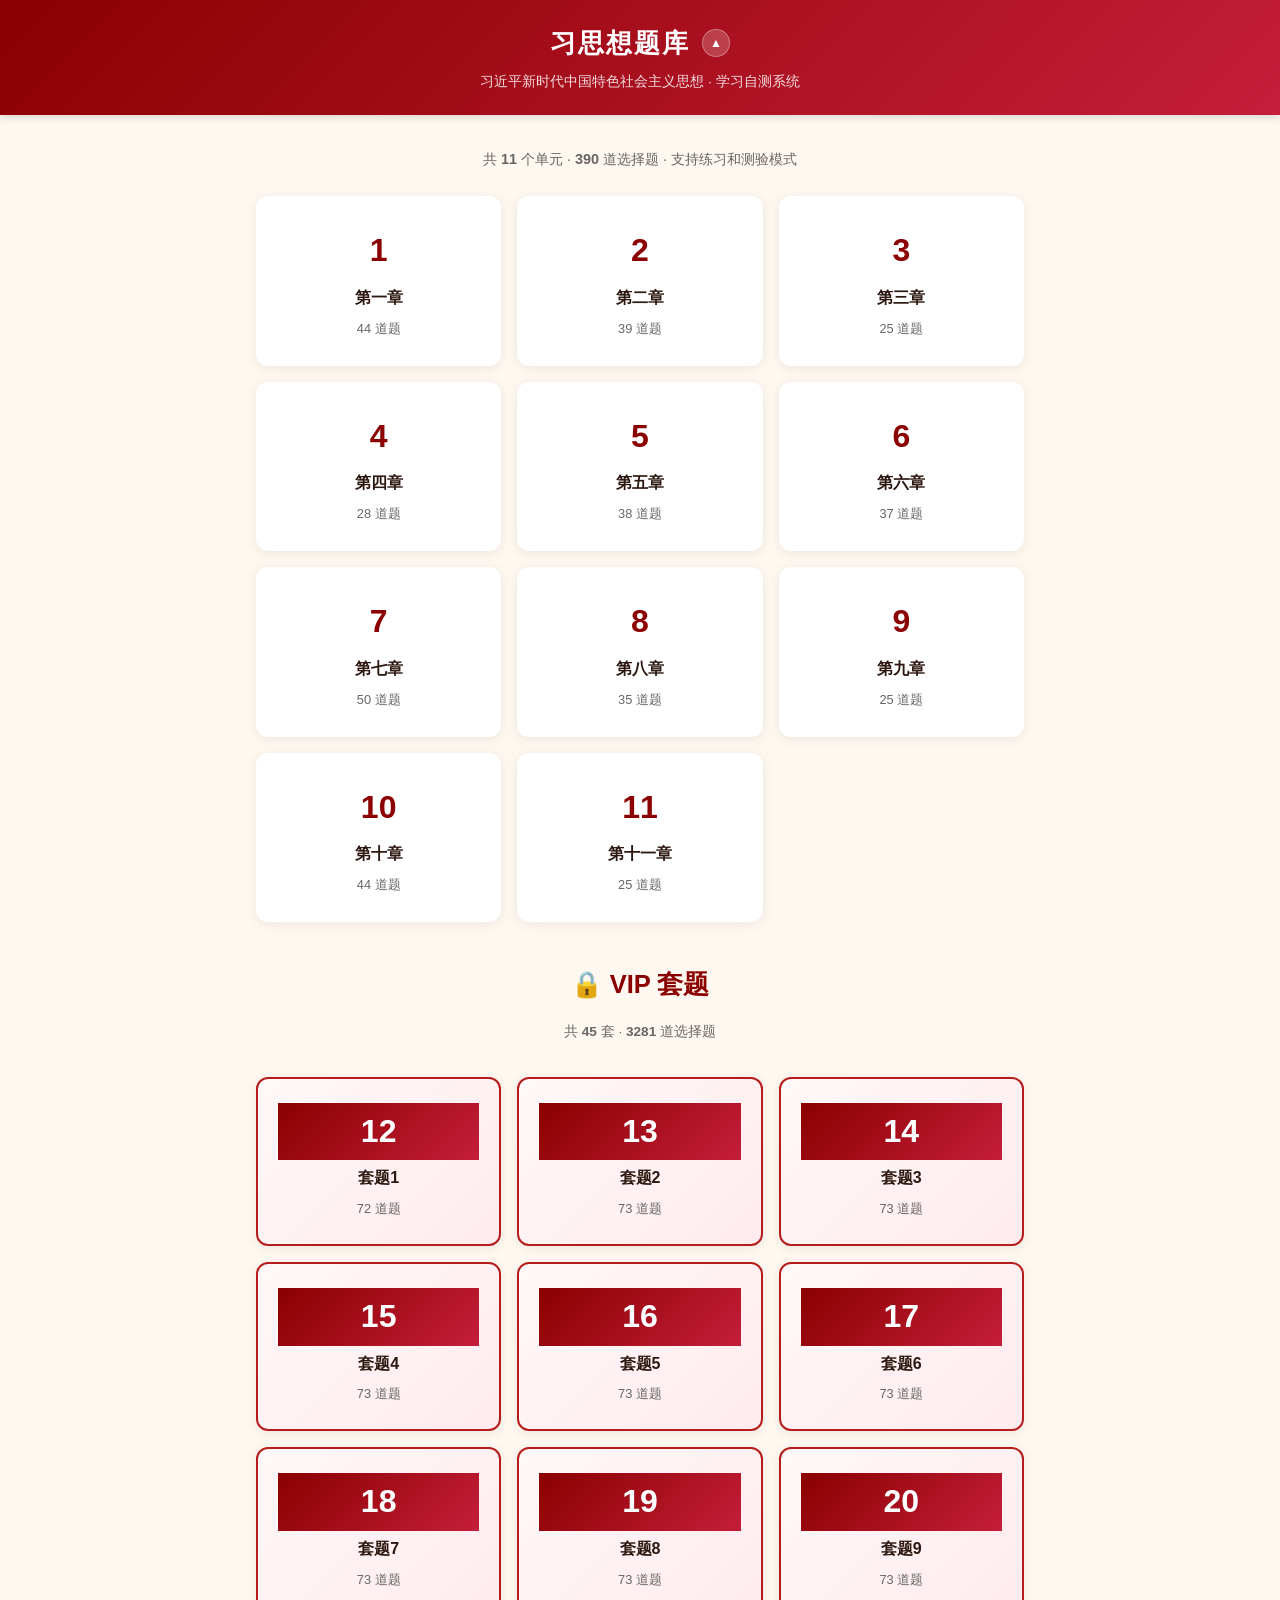
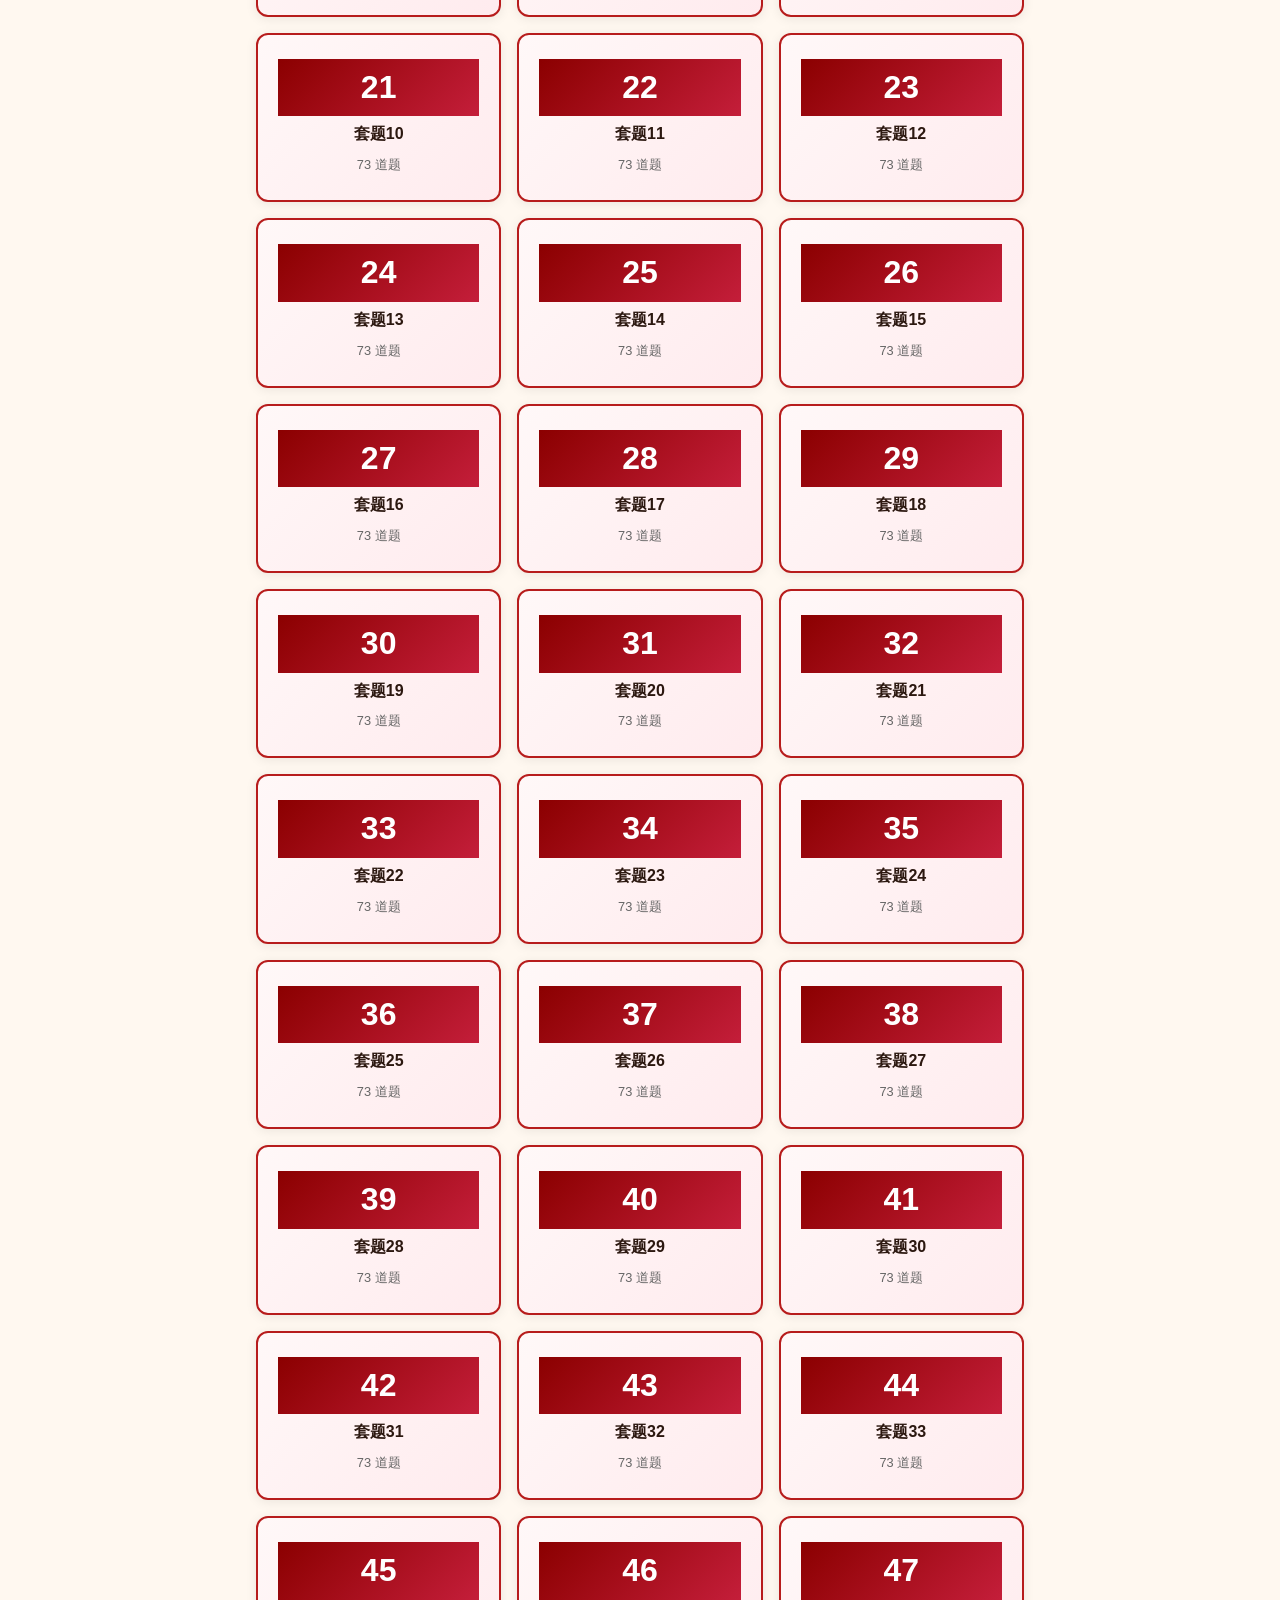
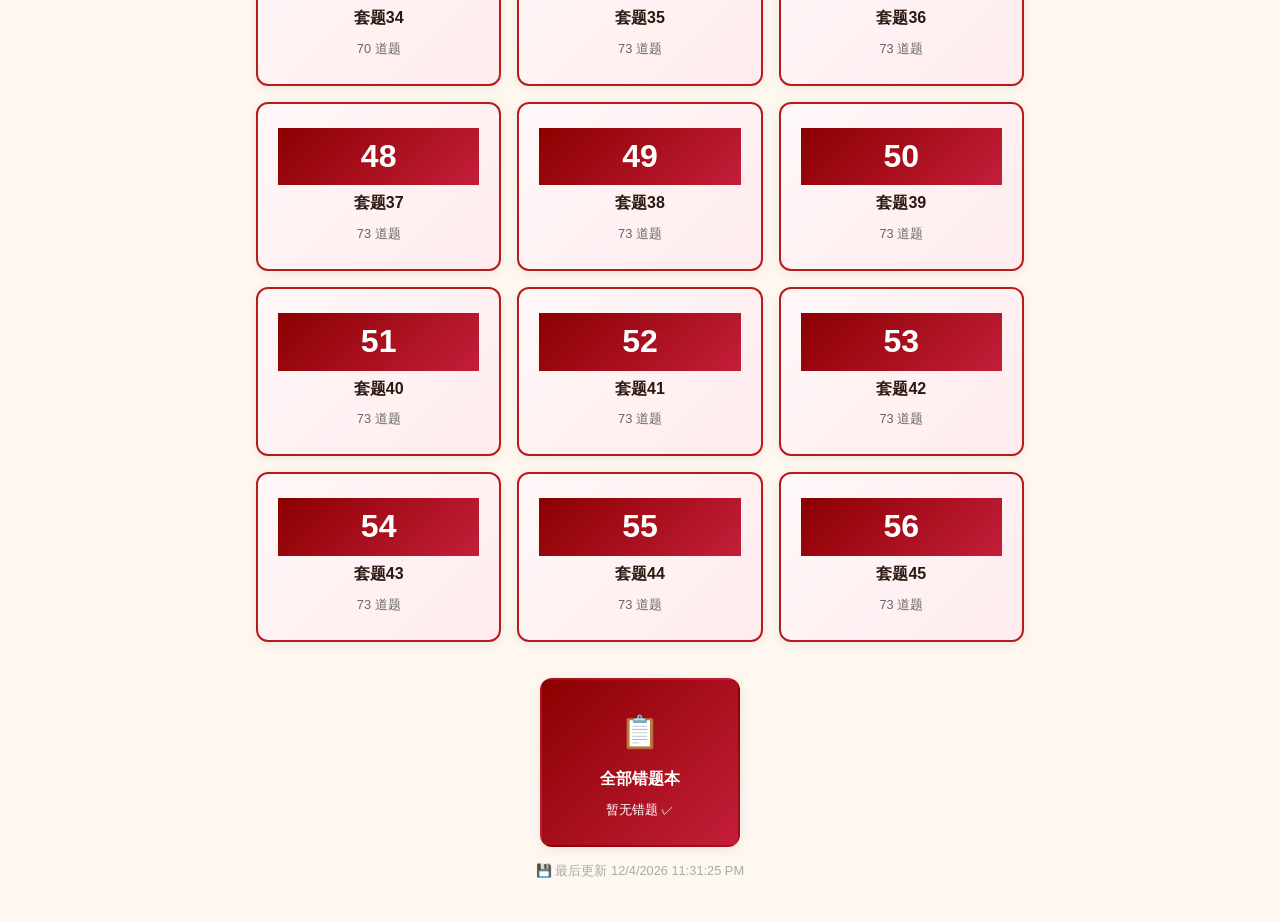
<file: index.html>
<!DOCTYPE html>
<html lang="zh-CN">
<head>
<meta charset="UTF-8">
<meta name="viewport" content="width=device-width, initial-scale=1.0">
<title>习思想题库</title>
<link rel="stylesheet" href="css/style.css">
</head>
<body>

<header class="app-header" id="app-header">
  <div class="header-content">
    <h1>习思想题库</h1>
    <button class="header-toggle" onclick="toggleHeader()" title="收缩标题栏">▲</button>
  </div>
  <div class="subtitle">习近平新时代中国特色社会主义思想 · 学习自测系统</div>
</header>

<div class="container">
  <div style="text-align:center;padding:12px 0 4px;color:#666;font-size:0.9rem">
    共 <strong>11</strong> 个单元 · <strong id="total-count">--</strong> 道选择题 · 支持练习和测验模式
  </div>

  <div class="unit-grid" id="unit-grid"></div>

  <div style="text-align:center;margin-top:20px" id="vip-section">
    <h2 style="color:#8B0000;margin-bottom:12px">🔒 VIP 套题</h2>
    <div style="color:#666;font-size:0.85rem;margin-bottom:12px">共 <strong>45</strong> 套 · <strong id="vip-total-count">--</strong> 道选择题</div>
    <div class="unit-grid" id="vip-grid"></div>
  </div>

  <div style="text-align:center;margin-top:16px">
    <a href="wrong-book.html?unit=all" class="unit-card special" style="display:inline-block;min-width:200px">
      <div class="unit-num">📋</div>
      <div class="unit-title">全部错题本</div>
      <div class="unit-count" id="wrong-count">查看所有单元的错题</div>
    </a>
  </div>

  <div style="text-align:center;margin-top:12px;font-size:0.8rem;color:#aaa" id="storage-stats"></div>
</div>

<script src="js/data.js"></script>
<script src="js/lib.js"></script>
<script src="js/storage.js"></script>
<script src="js/app.js"></script>
<script src="js/vip_data.js"></script>
<script>
function toggleHeader() {
  const header = document.getElementById('app-header');
  header.classList.toggle('collapsed');
}

// Count total questions
let total = 0;
UNITS.forEach(u => total += u.questions.length);
$('#total-count').textContent = total;

// Render unit cards
const grid = $('#unit-grid');
UNITS.forEach(unit => {
  const card = document.createElement('a');
  card.className = 'unit-card';
  card.href = 'unit.html?unit=' + unit.id;
  const progress = loadUnitProgress(unit.id);
  let progressHTML = '';
  if (progress && progress.userAnswers && Object.keys(progress.userAnswers).length > 0) {
    const answeredCount = Object.keys(progress.submittedQuestions || {}).length;
    const totalCount = unit.questions.length;
    const modeLabel = progress.mode === 'test' ? '测验中' : progress.mode === 'wrong' ? '错题复习中' : '练习中';
    progressHTML = `<div class="unit-progress">📌 ${modeLabel} · 已答${answeredCount}/${totalCount}题</div>`;
  }
  card.innerHTML = `
    <div class="unit-num">${unit.id}</div>
    <div class="unit-title">${unit.name}</div>
    <div class="unit-count">${unit.questions.length} 道题${progressHTML}</div>
  `;
  grid.appendChild(card);
});

// Render VIP cards
if (typeof VIP_UNITS !== 'undefined' && VIP_UNITS.length > 0) {
  let vipTotal = 0;
  VIP_UNITS.forEach(u => vipTotal += u.questions.length);
  $('#vip-total-count').textContent = vipTotal;

  const vipGrid = $('#vip-grid');
  VIP_UNITS.forEach(unit => {
    const card = document.createElement('a');
    card.className = 'unit-card vip-card';
    if (isVipUnlocked()) {
      card.href = 'unit.html?unit=' + unit.id;
    } else {
      card.style.cursor = 'pointer';
      card.addEventListener('click', function(e) {
        e.preventDefault();
        promptVipPassword(function() {
          window.location.href = 'unit.html?unit=' + unit.id;
        });
      });
    }
    const progress = loadUnitProgress(unit.id);
    let progressHTML = '';
    if (progress && progress.userAnswers && Object.keys(progress.userAnswers).length > 0) {
      const answeredCount = Object.keys(progress.submittedQuestions || {}).length;
      const totalCount = unit.questions.length;
      const modeLabel = progress.mode === 'test' ? '测验中' : progress.mode === 'wrong' ? '错题复习中' : '练习中';
      progressHTML = `<div class="unit-progress">📌 ${modeLabel} · 已答${answeredCount}/${totalCount}题</div>`;
    }
    card.innerHTML = `
      <div class="unit-num vip-num">${unit.id}</div>
      <div class="unit-title">${unit.name}</div>
      <div class="unit-count">${unit.questions.length} 道题${progressHTML}</div>
    `;
    vipGrid.appendChild(card);
  });
}

// Update wrong count
const allWrong = getAllWrongQuestions();
const wc = $('#wrong-count');
if (allWrong.length > 0) {
  wc.textContent = allWrong.length + ' 道错题待复习';
  wc.style.color = '#ff6b6b';
} else {
  wc.textContent = '暂无错题 ✓';
}

// Storage stats
try {
  var stats = getStorageStats();
  var parts = [];
  if (stats.wrongBookCount > 0) parts.push('📌 错题 ' + stats.wrongBookCount + ' 道');
  if (stats.testHistoryUnits > 0) parts.push('📊 测验记录 ' + stats.testHistoryUnits + ' 单元');
  if (stats.lastModified) {
    var d = new Date(stats.lastModified);
    parts.push('💾 最后更新 ' + d.toLocaleDateString() + ' ' + d.toLocaleTimeString());
  }
  var statsEl = $('#storage-stats');
  if (statsEl && parts.length > 0) statsEl.textContent = parts.join(' · ');
} catch(e) {}
</script>

</body>
</html>
</file>
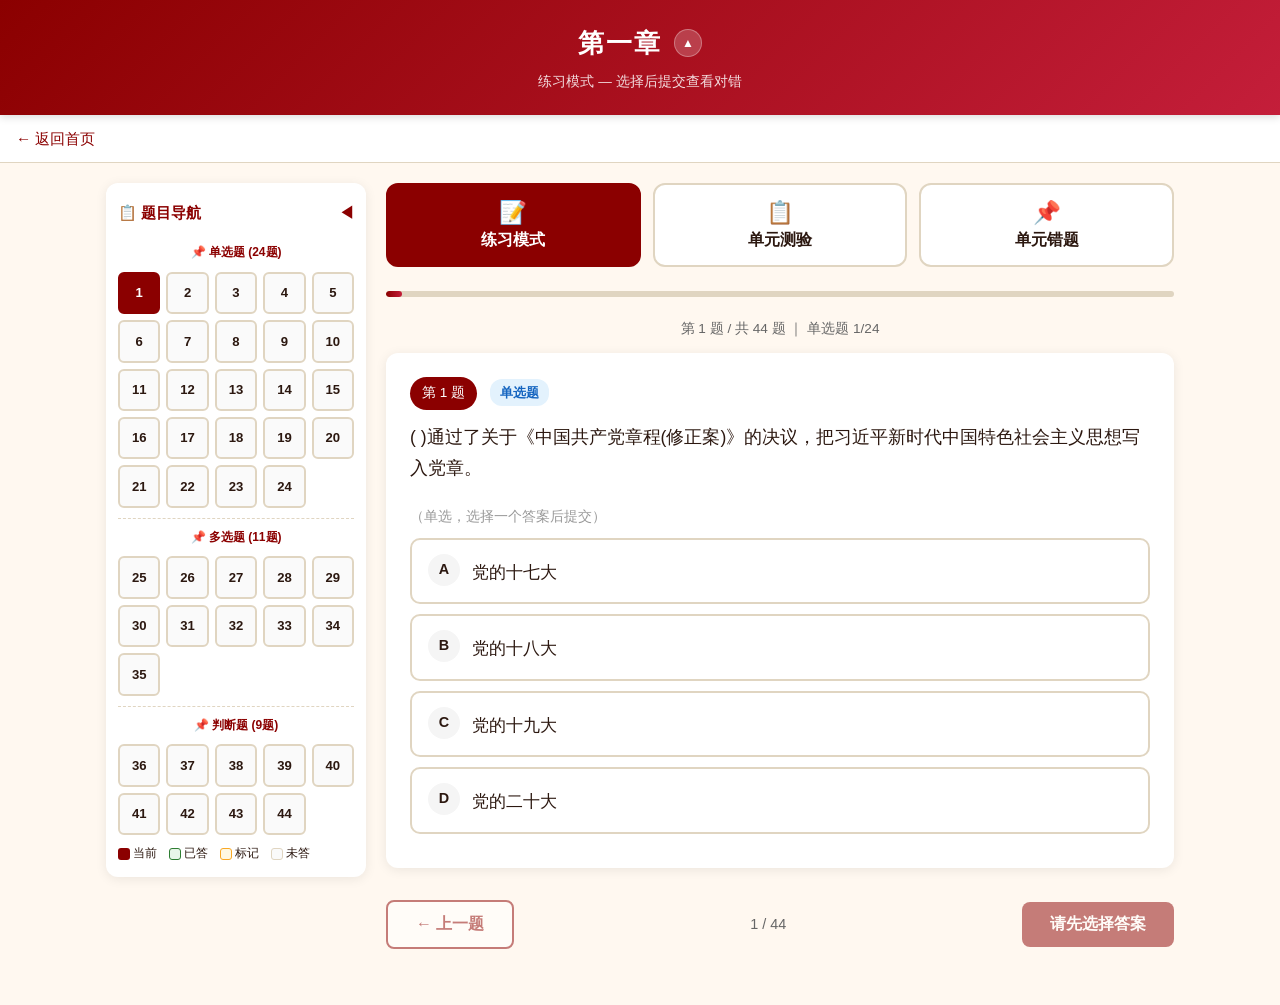
<file: unit.html>
<!DOCTYPE html>
<html lang="zh-CN">
<head>
<meta charset="UTF-8">
<meta name="viewport" content="width=device-width, initial-scale=1.0">
<title>习思想题库 - 单元练习</title>
<link rel="stylesheet" href="css/style.css">
</head>
<body>

<header class="app-header" id="app-header">
  <div class="header-content">
    <h1 id="unit-title">单元练习</h1>
    <button class="header-toggle" onclick="toggleHeader()" title="收缩标题栏">▲</button>
  </div>
  <div class="subtitle" id="mode-label">练习模式</div>
</header>

<nav class="nav-bar" id="nav-bar">
  <a href="index.html" class="nav-back">← 返回首页</a>
  <span style="flex:1"></span>
  <span class="timer" id="timer" style="display:none">⏱ 00:00</span>
  <span id="save-indicator" style="display:none;color:#4CAF50;font-size:0.8rem;margin-left:12px">💾 已保存</span>
</nav>

<div class="layout">
  <!-- Sidebar -->
  <aside class="sidebar" id="sidebar">
    <div class="sidebar-toggle" onclick="toggleSidebar()">
      <span class="sidebar-label">📋 题目导航</span>
      <span id="sidebar-arrow">◀</span>
    </div>
    <div class="sidebar-grid" id="sidebar-grid"></div>
    <div class="sidebar-legend">
      <span><span class="legend-dot cur"></span>当前</span>
      <span><span class="legend-dot ans"></span>已答</span>
      <span><span class="legend-dot skip"></span>标记</span>
      <span><span class="legend-dot unans"></span>未答</span>
    </div>
  </aside>

  <!-- Main -->
  <div class="main-area">
    <div class="mode-select">
      <button class="mode-btn active" data-mode="practice" id="btn-practice">
        <span class="icon">📝</span> 练习模式
      </button>
      <button class="mode-btn" data-mode="test" id="btn-test">
        <span class="icon">📋</span> 单元测验
      </button>
      <button class="mode-btn" data-mode="wrong" id="btn-wrong">
        <span class="icon">📌</span> 单元错题
      </button>
    </div>

    <div class="progress-bar"><div class="progress-fill" id="progress-fill" style="width:0%"></div></div>
    <div class="progress-text" id="progress-text"></div>

    <div id="content-area"></div>
    <div class="bottom-bar" id="bottom-bar"></div>
  </div>
</div>

<script src="js/data.js"></script>
<script src="js/lib.js"></script>
<script src="js/storage.js"></script>
<script src="js/app.js"></script>
<script src="js/vip_data.js"></script>
<script>
// ====== State ======
const unitId = parseInt(getUrlParam('unit')) || 1;
const unit = findUnit(unitId);
if (!unit) { document.body.innerHTML = '<div class="container"><div class="empty-state"><div class="icon">❌</div><p>单元不存在</p></div></div>'; throw new Error('Unit not found'); }

// VIP access check
if (isVipUnit(unitId) && !isVipUnlocked()) {
  var pwd = prompt('🔒 VIP套题需要输入访问密码：');
  if (pwd === VIP_PASSWORD) {
    unlockVip();
    alert('✅ 密码正确，已解锁VIP套题！');
    location.reload();
  } else {
    if (pwd !== null) alert('❌ 密码错误，请重试。');
    window.location.href = 'index.html';
  }
}

let mode = 'practice';
let questions = [];
let sections = [];           // [{type, label, start, end}]
let currentIndex = 0;
let userAnswers = {};       // {qid: optionIndex} or {qid: [indices]}
let submittedQuestions = {}; // {qid: true} — has the user submitted this question?
let skippedQuestions = {};   // {qid: true}
let testStarted = false;
let testSubmitted = false;
let timerSeconds = 0;
let timerInterval = null;
let sidebarCollapsed = false;

$('#unit-title').textContent = unit.name;
updateModeUI();

// ====== Header collapse ======
function toggleHeader() {
  const header = $('#app-header');
  const nav = $('#nav-bar');
  const collapsed = header.classList.toggle('collapsed');
  if (nav) nav.classList.toggle('collapsed', collapsed);
}

// ====== Sidebar ======
function toggleSidebar() {
  sidebarCollapsed = !sidebarCollapsed;
  const sb = $('#sidebar');
  if (sidebarCollapsed) { sb.classList.add('collapsed'); $('#sidebar-arrow').textContent = '▶'; }
  else { sb.classList.remove('collapsed'); $('#sidebar-arrow').textContent = '◀'; }
}

function renderSidebar() {
  const grid = $('#sidebar-grid');
  if (!grid) return;
  let html = '';
  for (let i = 0; i < questions.length; i++) {
    // Section header at group start
    const sec = sections.find(s => s.start === i);
    if (sec) {
      html += `<div class="sidebar-section">📌 ${sec.label} (${sec.end - sec.start + 1}题)</div>`;
    }
    const q = questions[i];
    let cls = 'sidebar-num';
    if (i === currentIndex) cls += ' current';
    else if (submittedQuestions[q.id]) cls += ' answered';
    else if (skippedQuestions[q.id]) cls += ' skipped';
    const typeLabel = q.type === 'multi' ? '多选' : q.type === 'judge' ? '判断' : '单选';
    html += `<div class="${cls}" onclick="jumpTo(${i})" title="第${i+1}题 ${typeLabel}">${i+1}</div>`;
  }
  grid.innerHTML = html;
}

function jumpTo(index) {
  currentIndex = index;
  renderQuestion();
  updateProgress();
  renderSidebar();
  autoSave();
  window.scrollTo({ top: 0, behavior: 'smooth' });
}

// ====== Questions (single first, then multi) ======
function getQuestions() {
  let qs;
  if (mode === 'wrong') {
    const wrongItems = getUnitWrongQuestions(unitId);
    qs = [];
    wrongItems.forEach(item => {
      const q = unit.questions.find(q => q.id === item.questionId);
      if (q) qs.push({...q, wrongCount: item.wrongCount});
    });
  } else {
    // Clone all questions
    qs = unit.questions.map(q => ({...q}));
  }

  // Sort: single first, then multi, then judge
  const typeOrder = { single: 0, multi: 1, judge: 2 };
  qs.sort((a, b) => {
    if (a.type === b.type) return 0;
    return (typeOrder[a.type] || 0) - (typeOrder[b.type] || 0);
  });

  if (mode === 'test') {
    // Shuffle within each type group to preserve section grouping
    qs = qs.map(q => {
      var s = shuffleOptions(q);
      return {...q, shuffledOpts: s.opts, _shuffledAns: s.ans};
    });
    // Group by type, shuffle within each group, then concatenate
    const groups = { single: [], multi: [], judge: [] };
    qs.forEach(q => groups[q.type] ? groups[q.type].push(q) : groups['single'].push(q));
    qs = [];
    ['single', 'multi', 'judge'].forEach(t => {
      if (groups[t]) qs = qs.concat(shuffle(groups[t]));
    });
  }

  // Compute section boundaries
  const typeLabels = { single: '单选题', multi: '多选题', judge: '判断题' };
  sections = [];
  if (qs.length > 0) {
    let sectionStart = 0;
    for (let i = 1; i <= qs.length; i++) {
      if (i === qs.length || qs[i].type !== qs[sectionStart].type) {
        const t = qs[sectionStart].type;
        sections.push({ type: t, label: typeLabels[t] || t, start: sectionStart, end: i - 1 });
        sectionStart = i;
      }
    }
  }

  return qs;
}

function getRealAns(q) {
  if (mode === 'test' && q._shuffledAns !== undefined) return q._shuffledAns;
  return q.ans;
}

function getDisplayOpts(q) {
  if (mode === 'test' && q.shuffledOpts) return q.shuffledOpts;
  return q.opts;
}

// ====== Mode ======
function startMode() {
  clearUnitProgress(unitId);
  userAnswers = {};
  submittedQuestions = {};
  skippedQuestions = {};
  currentIndex = 0;
  testSubmitted = false;
  stopTimer();
  timerSeconds = 0;
  $('#timer').style.display = 'none';
  updateModeUI();

  if (mode === 'wrong') {
    const wrongItems = getUnitWrongQuestions(unitId);
    if (wrongItems.length === 0) {
      $('#content-area').innerHTML = '<div class="empty-state"><div class="icon">🎉</div><p>本单元暂无错题！</p></div>';
      $('#bottom-bar').innerHTML = '';
      $('#progress-fill').style.width = '0%';
      $('#progress-text').textContent = '';
      $('#sidebar-grid').innerHTML = '';
      return;
    }
  }

  questions = getQuestions();
  testStarted = (mode === 'test');
  if (testStarted) { startTimer(); $('#timer').style.display = 'flex'; }
  renderQuestion();
  updateProgress();
  renderSidebar();
}

function startTimer(initialSeconds) {
  stopTimer();
  timerSeconds = initialSeconds || 0;
  updateTimerDisplay();
  timerInterval = setInterval(() => {
    timerSeconds++;
    updateTimerDisplay();
    // Auto-save every 15 seconds in test mode
    if (timerSeconds % 15 === 0 && !testSubmitted) autoSave();
  }, 1000);
}
function stopTimer() { if (timerInterval) { clearInterval(timerInterval); timerInterval = null; } }
function updateTimerDisplay() { $('#timer').textContent = '⏱ ' + formatTime(timerSeconds); }

// ====== Render ======
function renderQuestion() {
  if (questions.length === 0) {
    $('#content-area').innerHTML = '<div class="empty-state"><div class="icon">📭</div><p>没有题目</p></div>';
    return;
  }

  const q = questions[currentIndex];
  const opts = getDisplayOpts(q);
  const realAns = getRealAns(q);
  const isMulti = q.type === 'multi';
  const isJudge = q.type === 'judge';
  const userAns = userAnswers[q.id];
  const hasSelection = isMulti ? (Array.isArray(userAns) && userAns.length > 0) : (userAns !== undefined);
  const submitted = submittedQuestions[q.id] || false;
  // In practice/wrong mode: show result after submitting each question
  // In test mode: show result only after full test submission
  const showResult = (mode === 'test') ? testSubmitted : submitted;
  const letters = 'ABCDEFGHIJ'.split('');

  let typeLabel;
  if (isMulti) typeLabel = '<span class="type-badge multi">多选题</span>';
  else if (isJudge) typeLabel = '<span class="type-badge judge">判断题</span>';
  else typeLabel = '<span class="type-badge single">单选题</span>';

  let optionsHTML = '';
  opts.forEach((opt, i) => {
    let isSelected = Array.isArray(userAns) ? userAns.includes(i) : (userAns === i);
    let isCorrect = Array.isArray(realAns) ? realAns.includes(i) : (realAns === i);

    let cls = 'option-item';
    if (showResult) {
      cls += ' disabled';
      if (isCorrect) cls += ' correct';
      else if (isSelected && !isCorrect) cls += ' wrong';
    } else if (isSelected) {
      cls += ' selected';
    }

    const checkHTML = isMulti
      ? `<span class="checkmark"></span>`
      : `<span class="option-letter">${letters[i]}</span>`;

    optionsHTML += `<div class="${cls}" data-idx="${i}">${checkHTML}<span class="option-text">${opt}</span></div>`;
  });

  let feedbackHTML = '';
  if (showResult) {
    const correct = isAnswerCorrect(userAns, realAns);
    if (correct) {
      feedbackHTML = '<div class="feedback correct-fb show">✅ 回答正确！</div>';
    } else {
      let correctStr = Array.isArray(realAns)
        ? realAns.map(a => letters[a] + '. ' + opts[a]).join('；')
        : letters[realAns] + '. ' + opts[realAns];
      feedbackHTML = `<div class="feedback wrong-fb show">❌ 回答错误！正确答案：<strong>${correctStr}</strong></div>`;
    }
  }

  const skipped = skippedQuestions[q.id] ? ' ⚑已标记' : '';
  const answered = submitted ? ' ✅已提交' : '';

  $('#content-area').innerHTML = `
    <div class="question-card">
      <span class="question-num">第 ${currentIndex + 1} 题</span>
      ${typeLabel}
      ${q.wrongCount ? `<span style="margin-left:8px;color:#C62828;font-size:0.85rem">错过${q.wrongCount}次</span>` : ''}
      ${skipped ? `<span style="margin-left:8px;color:#F57F17;font-size:0.85rem">${skipped}</span>` : ''}
      <div class="question-text">${q.q}</div>
      <div style="font-size:0.85rem;color:#999;margin-bottom:8px">${isMulti ? '（可多选，选全所有正确答案后提交）' : isJudge ? '（判断对错，选择后提交）' : '（单选，选择一个答案后提交）'}</div>
      <div class="options-list">${optionsHTML}</div>
      ${feedbackHTML}
    </div>
  `;

  // Bind option clicks
  if (!showResult) {
    $$('.option-item').forEach(item => {
      item.addEventListener('click', function() {
        handleSelect(parseInt(this.dataset.idx), isMulti);
      });
    });
  }

  renderBottomBar(hasSelection, submitted);
}

// ====== Selection (no feedback yet) ======
function handleSelect(optionIndex, isMulti) {
  const q = questions[currentIndex];

  if (isMulti) {
    let cur = userAnswers[q.id];
    if (!Array.isArray(cur)) cur = [];
    const idx = cur.indexOf(optionIndex);
    if (idx >= 0) cur.splice(idx, 1);
    else cur.push(optionIndex);
    cur.sort((a,b) => a-b);
    userAnswers[q.id] = cur;
  } else {
    userAnswers[q.id] = optionIndex;
  }

  delete skippedQuestions[q.id];
  renderQuestion();
  renderSidebar();
  autoSave();
}

// ====== Submit current question (practice/wrong mode) ======
function submitCurrent() {
  const q = questions[currentIndex];
  const realAns = getRealAns(q);
  const userAns = userAnswers[q.id];

  // Guard: must have selection
  const hasSelection = q.type === 'multi'
    ? (Array.isArray(userAns) && userAns.length > 0)
    : (userAns !== undefined);
  if (!hasSelection) return;

  submittedQuestions[q.id] = true;

  // Record wrong in practice/wrong mode
  if (mode === 'practice' || mode === 'wrong') {
    if (!isAnswerCorrect(userAns, realAns)) {
      addWrongQuestion(unitId, q.id);
    } else {
      if (isWrongQuestion(unitId, q.id)) removeWrongQuestion(unitId, q.id);
    }
  }

  renderQuestion();
  renderSidebar();
  autoSave();
}

// ====== Bottom Bar ======
function renderBottomBar(hasSelection, submitted) {
  const q = questions[currentIndex];
  const isLast = currentIndex >= questions.length - 1;
  const isFirst = currentIndex <= 0;
  const isSkipped = skippedQuestions[q.id];
  const allSubmitted = questions.every(q => submittedQuestions[q.id]);

  let html = '';

  if (mode === 'test' && !testSubmitted) {
    // ---- Test mode, still answering ----
    html += `<button class="btn btn-outline" onclick="prevQuestion()" ${isFirst?'disabled':''}>← 上一题</button>`;
    html += `<button class="btn btn-outline btn-sm" onclick="markSkip()" style="background:${isSkipped?'#FFF8E1':''}">${isSkipped?'已标记 ⚑':'标记 ⚐'}</button>`;

    const answeredCount = questions.filter(q => submittedQuestions[q.id]).length;
    const unansweredCount = questions.length - answeredCount;
    html += `<span style="font-size:0.9rem;color:#666">已答 ${answeredCount}/${questions.length}${unansweredCount>0?'（剩'+unansweredCount+'题未答）':''}</span>`;

    // "提交本题" button
    if (hasSelection && !submitted) {
      html += `<button class="btn btn-primary" onclick="submitCurrent()">确认本题 ✓</button>`;
    } else if (submitted) {
      html += `<button class="btn btn-primary" onclick="nextQuestion()">下一题 →</button>`;
    } else {
      html += `<button class="btn btn-primary" onclick="nextQuestion()">下一题 →</button>`;
    }

    // "交卷" - always visible, but warns if not all submitted
    if (allSubmitted) {
      html += `<button class="btn btn-primary" onclick="submitTest()" style="background:#C41E3A;margin-left:8px">📋 交卷</button>`;
    } else {
      const unsubCount = questions.length - questions.filter(q => submittedQuestions[q.id]).length;
      html += `<button class="btn btn-outline" onclick="submitTest()" style="margin-left:8px;color:#C62828;border-color:#C62828" title="还有${unsubCount}题未确认">交卷(${unsubCount}题未确认)</button>`;
    }

  } else if (mode === 'test' && testSubmitted) {
    // ---- Test mode, reviewing results ----
    html += `<button class="btn btn-outline" onclick="prevQuestion()" ${isFirst?'disabled':''}>← 上一题</button>`;
    html += `<span style="font-size:0.9rem">浏览答卷</span>`;
    html += `<button class="btn btn-primary" onclick="nextQuestion()" ${isLast?'disabled':''}>下一题 →</button>`;
    html += `<button class="btn btn-outline" onclick="startMode()">重新测验</button>`;

  } else {
    // ---- Practice / Wrong mode ----
    html += `<button class="btn btn-outline" onclick="prevQuestion()" ${isFirst?'disabled':''}>← 上一题</button>`;
    html += `<span style="font-size:0.9rem;color:#666">${currentIndex+1} / ${questions.length}</span>`;

    if (hasSelection && !submitted) {
      // Has selected but not submitted → show submit button
      html += `<button class="btn btn-primary" onclick="submitCurrent()">提交答案 ✓</button>`;
    } else if (submitted) {
      // Already submitted → show next button
      if (isLast) {
        html += `<button class="btn btn-primary" onclick="finishPractice()">完成练习 ✓</button>`;
      } else {
        html += `<button class="btn btn-primary" onclick="nextQuestion()">下一题 →</button>`;
      }
    } else {
      // No selection yet
      html += `<button class="btn btn-primary" disabled>请先选择答案</button>`;
    }
  }

  $('#bottom-bar').innerHTML = html;
}

function nextQuestion() {
  if (currentIndex < questions.length - 1) {
    currentIndex++;
    renderQuestion();
    updateProgress();
    renderSidebar();
    autoSave();
    window.scrollTo({ top: 0, behavior: 'smooth' });
  }
}

function prevQuestion() {
  if (currentIndex > 0) {
    currentIndex--;
    renderQuestion();
    updateProgress();
    renderSidebar();
    autoSave();
    window.scrollTo({ top: 0, behavior: 'smooth' });
  }
}

function markSkip() {
  const q = questions[currentIndex];
  skippedQuestions[q.id] = !skippedQuestions[q.id];
  renderQuestion();
  renderSidebar();
  autoSave();
}

function updateProgress() {
  const pct = questions.length > 0 ? Math.round((currentIndex + 1) / questions.length * 100) : 0;
  $('#progress-fill').style.width = pct + '%';
  // Find current section
  let secInfo = '';
  if (questions.length > 0) {
    const sec = sections.find(s => currentIndex >= s.start && currentIndex <= s.end);
    if (sec) {
      const localIdx = currentIndex - sec.start + 1;
      const secTotal = sec.end - sec.start + 1;
      secInfo = ` ｜ ${sec.label} ${localIdx}/${secTotal}`;
    }
  }
  $('#progress-text').textContent = `第 ${currentIndex + 1} 题 / 共 ${questions.length} 题${secInfo}`;
}

// ====== Submit Test ======
function submitTest() {
  clearUnitProgress(unitId);
  // Check all submitted
  const unanswered = questions.filter(q => !submittedQuestions[q.id]);
  if (unanswered.length > 0) {
    if (!confirm(`还有 ${unanswered.length} 道题未确认答案，未确认的题将计为错误。确定交卷？`)) return;
    // Auto-mark unanswered as submitted with empty answer
    unanswered.forEach(q => { if (!userAnswers[q.id]) userAnswers[q.id] = undefined; submittedQuestions[q.id] = true; });
  }

  testSubmitted = true;
  stopTimer();
  $('#timer').style.display = 'none';

  let correct = 0;
  questions.forEach(q => {
    const realAns = getRealAns(q);
    const userAns = userAnswers[q.id];
    if (isAnswerCorrect(userAns, realAns)) {
      correct++;
    } else {
      addWrongQuestion(unitId, q.id);
    }
  });

  const total = questions.length;
  const percent = Math.round(correct / total * 100);
  const grade = getScoreGrade(percent);
  saveTestHistory(unitId, correct, total);

  $('#content-area').innerHTML = `
    <div class="result-card">
      <h2>测验完成！</h2>
      <div class="result-score">${correct}<span style="font-size:1.5rem"> / ${total}</span></div>
      <span class="score-badge ${grade.cls}">${grade.text} · ${percent}%</span>
      <div class="result-detail">
        <div class="result-item"><div class="num" style="color:#2E7D32">${correct}</div><div class="label">正确</div></div>
        <div class="result-item"><div class="num" style="color:#C62828">${total-correct}</div><div class="label">错误</div></div>
        <div class="result-item"><div class="num">${formatTime(timerSeconds)}</div><div class="label">用时</div></div>
      </div>
    </div>
  `;

  $('#bottom-bar').innerHTML = `
    <button class="btn btn-outline" onclick="reviewTest()">查看答卷</button>
    <button class="btn btn-primary" onclick="startMode()">重新测验</button>
  `;

  $('#progress-fill').style.width = '100%';
  $('#progress-text').textContent = '';
  $('#mode-label').textContent = '测验结果';
  $('#sidebar-grid').innerHTML = '';
}

function reviewTest() {
  testSubmitted = true;
  currentIndex = 0;
  renderQuestion();
  updateProgress();
  renderSidebar();
  $('#mode-label').textContent = '查看答卷';
}

function finishPractice() {
  clearUnitProgress(unitId);
  let correct = 0;
  let answered = 0;
  questions.forEach(q => {
    if (submittedQuestions[q.id]) {
      answered++;
      if (isAnswerCorrect(userAnswers[q.id], getRealAns(q))) correct++;
    }
  });

  $('#content-area').innerHTML = `
    <div class="result-card">
      <h2>练习完成！</h2>
      <div class="result-score">${correct}<span style="font-size:1.5rem"> / ${answered}</span></div>
      <span class="score-badge ${getScoreGrade(answered>0?Math.round(correct/answered*100):0).cls}">已答 ${answered} 题，正确 ${correct} 题</span>
      <div class="result-detail">
        <div class="result-item"><div class="num" style="color:#2E7D32">${correct}</div><div class="label">正确</div></div>
        <div class="result-item"><div class="num" style="color:#C62828">${answered-correct}</div><div class="label">错误</div></div>
        <div class="result-item"><div class="num">${questions.length-answered}</div><div class="label">未答</div></div>
      </div>
    </div>
  `;
  $('#bottom-bar').innerHTML = '<button class="btn btn-primary" onclick="startMode()">重新练习</button>';
  $('#progress-fill').style.width = '100%';
  $('#progress-text').textContent = '';
}

// ====== Mode UI ======
function updateModeUI() {
  $$('.mode-btn').forEach(b => b.classList.remove('active'));
  if (mode === 'practice') $('#btn-practice').classList.add('active');
  if (mode === 'test') $('#btn-test').classList.add('active');
  if (mode === 'wrong') $('#btn-wrong').classList.add('active');
  const labels = { practice: '练习模式 — 选择后提交查看对错', test: '单元测验 — 全部答完后交卷出分', wrong: '单元错题 — 针对性复习' };
  $('#mode-label').textContent = labels[mode];
}

$$('.mode-btn').forEach(btn => {
  btn.addEventListener('click', function() {
    mode = this.dataset.mode;
    startMode();
  });
});

// ====== Keyboard ======
document.addEventListener('keydown', function(e) {
  if (testSubmitted && (mode === 'practice' || mode === 'wrong')) return;

  const q = questions[currentIndex];
  const submitted = submittedQuestions[q.id];
  const maxOpts = getDisplayOpts(q).length;
  const keyNum = parseInt(e.key);

  // Number keys select option
  if (keyNum >= 1 && keyNum <= maxOpts && !submitted) {
    handleSelect(keyNum - 1, q.type === 'multi');
    return;
  }

  // Enter key submits
  if (e.key === 'Enter' && !submitted) {
    e.preventDefault();
    submitCurrent();
    return;
  }

  if (e.key === 'ArrowRight') { e.preventDefault(); nextQuestion(); }
  if (e.key === 'ArrowLeft') { e.preventDefault(); prevQuestion(); }
  if (e.key === 's' && mode === 'test' && !testSubmitted) { e.preventDefault(); markSkip(); }
});

// ====== Auto-save progress ======
var _saveFlashTimer = null;
function autoSave() {
  if (questions.length === 0) return;
  saveUnitProgress(unitId, {
    mode, userAnswers, submittedQuestions, skippedQuestions,
    currentIndex, testStarted, testSubmitted, timerSeconds
  });
  // Flash save indicator
  var el = $('#save-indicator');
  if (el) {
    el.style.display = 'inline';
    if (_saveFlashTimer) clearTimeout(_saveFlashTimer);
    _saveFlashTimer = setTimeout(function() { el.style.display = 'none'; }, 1500);
  }
}

// ====== Start ======
const savedProgress = loadUnitProgress(unitId);
if (savedProgress && savedProgress.userAnswers && Object.keys(savedProgress.userAnswers).length > 0) {
  // Restore saved progress
  mode = savedProgress.mode || 'practice';
  userAnswers = savedProgress.userAnswers || {};
  submittedQuestions = savedProgress.submittedQuestions || {};
  skippedQuestions = savedProgress.skippedQuestions || {};
  currentIndex = savedProgress.currentIndex || 0;
  testStarted = savedProgress.testStarted || false;
  testSubmitted = savedProgress.testSubmitted || false;
  timerSeconds = savedProgress.timerSeconds || 0;
  updateModeUI();
  questions = getQuestions();
  if (currentIndex >= questions.length) currentIndex = questions.length - 1;
  if (testStarted && !testSubmitted) {
    startTimer(timerSeconds);
    updateTimerDisplay();
    $('#timer').style.display = 'flex';
  }
  renderQuestion();
  updateProgress();
  renderSidebar();
} else {
  startMode();
}
</script>
</body>
</html>
</file>
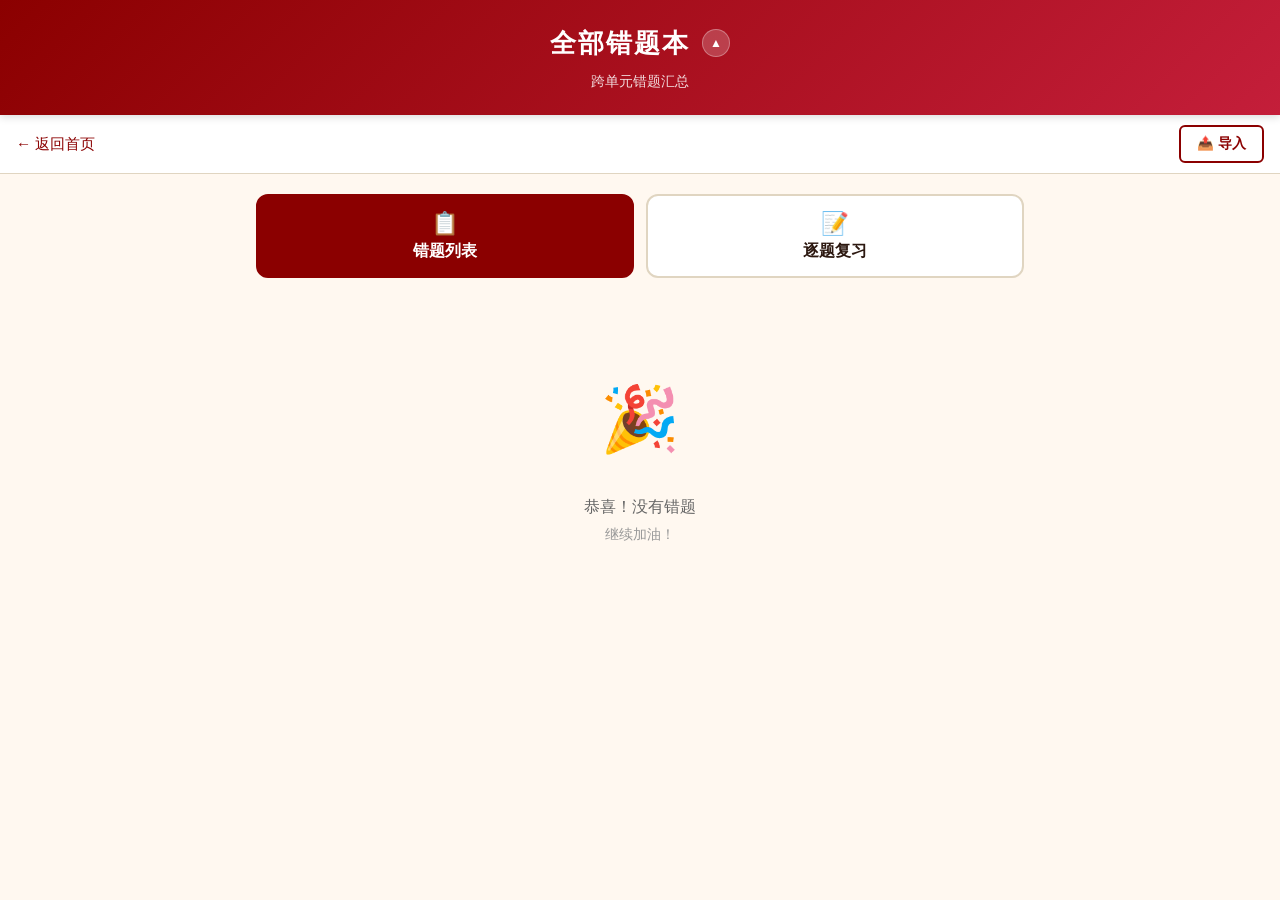
<file: wrong-book.html>
<!DOCTYPE html>
<html lang="zh-CN">
<head>
<meta charset="UTF-8">
<meta name="viewport" content="width=device-width, initial-scale=1.0">
<title>习思想题库 - 错题本</title>
<link rel="stylesheet" href="css/style.css">
</head>
<body>

<header class="app-header" id="app-header">
  <div class="header-content">
    <h1>全部错题本</h1>
    <button class="header-toggle" onclick="toggleHeader()" title="收缩标题栏">▲</button>
  </div>
  <div class="subtitle" id="mode-label">跨单元错题汇总</div>
</header>

<nav class="nav-bar" id="nav-bar">
  <a href="index.html" class="nav-back">← 返回首页</a>
  <span style="flex:1"></span>
  <button class="btn btn-sm btn-outline" id="btn-export" style="display:none" onclick="exportWrongBook()" title="导出为JSON文件">📥 导出</button>
  <button class="btn btn-sm btn-outline" onclick="document.getElementById('import-file').click()" title="从JSON文件导入">📤 导入</button>
  <input type="file" id="import-file" accept=".json" style="display:none" onchange="importWrongBook(this)">
  <button class="btn btn-sm btn-danger" id="btn-clear" style="display:none" onclick="clearAllWrong()">清空全部错题</button>
</nav>

<div class="container">
  <div class="mode-select">
    <button class="mode-btn active" data-mode="list" id="btn-list">
      <span class="icon">📋</span> 错题列表
    </button>
    <button class="mode-btn" data-mode="review" id="btn-review">
      <span class="icon">📝</span> 逐题复习
    </button>
  </div>

  <div id="list-view"></div>

  <!-- Review view with sidebar -->
  <div id="review-view" style="display:none">
    <div style="display:flex;gap:20px">
      <aside class="sidebar" id="review-sidebar" style="position:static;max-height:70vh">
        <div class="sidebar-toggle" onclick="toggleReviewSidebar()">
          <span>📋 导航</span><span id="rs-arrow">◀</span>
        </div>
        <div class="sidebar-grid" id="review-sidebar-grid"></div>
        <div class="sidebar-legend">
          <span><span class="legend-dot cur"></span>当前</span>
          <span><span class="legend-dot ans"></span>已答</span>
        </div>
      </aside>
      <div style="flex:1;min-width:0">
        <div class="progress-bar"><div class="progress-fill" id="progress-fill" style="width:0%"></div></div>
        <div class="progress-text" id="progress-text"></div>
        <div id="review-content"></div>
        <div class="bottom-bar" id="review-bottom"></div>
      </div>
    </div>
  </div>
</div>

<script src="js/data.js"></script>
<script src="js/lib.js"></script>
<script src="js/storage.js"></script>
<script src="js/app.js"></script>
<script src="js/vip_data.js"></script>
<script>
function toggleHeader() {
  const header = document.getElementById('app-header');
  const nav = document.getElementById('nav-bar');
  const collapsed = header.classList.toggle('collapsed');
  if (nav) nav.classList.toggle('collapsed', collapsed);
}

let mode = 'list';
let reviewQuestions = [];
let reviewIndex = 0;
let reviewAnswered = {};
let reviewSubmitted = {};
let reviewSkipped = {};
let rsCollapsed = false;

function toggleReviewSidebar() {
  rsCollapsed = !rsCollapsed;
  const sb = document.getElementById('review-sidebar');
  if (rsCollapsed) { sb.classList.add('collapsed'); document.getElementById('rs-arrow').textContent = '▶'; }
  else { sb.classList.remove('collapsed'); document.getElementById('rs-arrow').textContent = '◀'; }
}

function buildReviewSet() {
  const allWrong = getAllWrongQuestions();
  const result = [];
  allWrong.forEach(w => {
    const unit = findUnit(w.unitId);
    if (!unit) return;
    const q = unit.questions.find(q => q.id === w.questionId);
    if (q) {
      var shuffled = shuffleOptions(q);
      result.push({
        ...q,
        unitId: w.unitId,
        unitName: unit.name,
        wrongCount: w.wrongCount,
        shuffledOpts: shuffled.opts,
        _shuffledAns: shuffled.ans
      });
    }
  });
  return shuffle(result);
}

function getReviewRealAns(q) { return q._shuffledAns; }
function getReviewOpts(q) { return q.shuffledOpts || q.opts; }

// ====== List View ======
function renderListView() {
  const allWrong = getAllWrongQuestions();
  if (allWrong.length === 0) {
    $('#list-view').innerHTML = '<div class="empty-state"><div class="icon">🎉</div><p>恭喜！没有错题</p><p style="color:#999;font-size:0.9rem">继续加油！</p></div>';
    $('#btn-clear').style.display = 'none';
    $('#btn-export').style.display = 'none';
    return;
  }
  $('#btn-clear').style.display = 'inline-flex';
  $('#btn-export').style.display = 'inline-flex';

  const grouped = {};
  var orphanCount = 0;
  allWrong.forEach(w => {
    const unit = findUnit(w.unitId);
    const unitName = unit ? unit.name : '(单元已移除)';
    if (!unit) orphanCount++;
    if (!grouped[unitName]) grouped[unitName] = [];
    const q = unit ? unit.questions.find(q => q.id === w.questionId) : null;
    grouped[unitName].push({ ...w, questionText: q ? q.q : (unit ? '(题目已移除)' : '(题目已移除)'), unitName, isOrphan: !unit });
  });

  let html = '';
  for (const [unitName, items] of Object.entries(grouped)) {
    html += `<h3 style="margin:20px 0 10px;color:#8B0000">📌 ${unitName} (${items.length}题)</h3><div class="wrong-list">`;
    items.forEach(item => {
      const shortQ = item.questionText.length > 50 ? item.questionText.substring(0, 50) + '...' : item.questionText;
      html += `<div class="wrong-item">
        <span class="w-icon">❌</span>
        <div class="w-info"><div class="w-title" title="${item.questionText.replace(/"/g,'&quot;')}">${shortQ}</div>
        <div class="w-meta">${item.unitName}</div></div>
        <span class="w-count">错${item.wrongCount}次</span></div>`;
    });
    html += '</div>';
  }
  if (orphanCount > 0) {
    html += '<div style="text-align:center;margin-top:16px;padding:12px;background:#FFF8E1;border-radius:8px;font-size:0.85rem;color:#F57F17">⚠️ 有 ' + orphanCount + ' 条错题记录对应的单元已移除。<br><button class="btn btn-sm btn-outline" onclick="clearOrphanWrong()" style="margin-top:8px">🗑 清除失效条目</button></div>';
  }
  $('#list-view').innerHTML = html;
}

// ====== Review View ======
function startReview() {
  reviewQuestions = buildReviewSet();
  reviewIndex = 0;
  reviewAnswered = {};
  reviewSubmitted = {};
  reviewSkipped = {};
  if (reviewQuestions.length === 0) {
    $('#review-content').innerHTML = '<div class="empty-state"><div class="icon">🎉</div><p>没有错题可复习！</p></div>';
    $('#review-bottom').innerHTML = '';
    $('#review-sidebar-grid').innerHTML = '';
    return;
  }
  renderReviewQuestion();
  updateReviewProgress();
  renderReviewSidebar();
}

function renderReviewSidebar() {
  const grid = $('#review-sidebar-grid');
  if (!grid) return;
  let html = '';
  for (let i = 0; i < reviewQuestions.length; i++) {
    let cls = 'sidebar-num';
    if (i === reviewIndex) cls += ' current';
    else if (reviewSubmitted[reviewQuestions[i].id]) cls += ' answered';
    html += `<div class="${cls}" onclick="jumpReview(${i})" title="第${i+1}题">${i+1}</div>`;
  }
  grid.innerHTML = html;
}

function jumpReview(index) {
  reviewIndex = index;
  renderReviewQuestion();
  updateReviewProgress();
  renderReviewSidebar();
  window.scrollTo({ top: 0, behavior: 'smooth' });
}

function renderReviewQuestion() {
  const q = reviewQuestions[reviewIndex];
  const opts = getReviewOpts(q);
  const realAns = getReviewRealAns(q);
  const isMulti = q.type === 'multi';
  const isJudge = q.type === 'judge';
  const userAns = reviewAnswered[q.id];
  const isSubmitted = reviewSubmitted[q.id] === true;
  const showResult = isMulti ? isSubmitted : (userAns !== undefined);
  const letters = 'ABCDEFGHIJ'.split('');

  let typeLabel;
  if (isMulti) typeLabel = '<span class="type-badge multi">多选</span>';
  else if (isJudge) typeLabel = '<span class="type-badge judge">判断题</span>';
  else typeLabel = '<span class="type-badge single">单选</span>';

  let html = `<div class="question-card">
    <span class="question-num">第 ${reviewIndex+1} 题</span>${typeLabel}
    <span style="margin-left:8px;color:#999;font-size:0.85rem">${q.unitName} · 错过${q.wrongCount}次</span>
    <div class="question-text">${q.q}</div>
    <div style="font-size:0.85rem;color:#999;margin-bottom:8px">${isMulti?'（可多选）':isJudge?'（判断对错）':'（单选）'}</div>
    <div class="options-list">`;

  opts.forEach((opt, i) => {
    let isSelected = Array.isArray(userAns) ? userAns.includes(i) : (userAns === i);
    let isCorrect = Array.isArray(realAns) ? realAns.includes(i) : (realAns === i);
    let cls = 'option-item';
    if (showResult) {
      cls += ' disabled';
      if (isCorrect) cls += ' correct';
      else if (isSelected && !isCorrect) cls += ' wrong';
    } else if (isSelected) cls += ' selected';

    const checkHTML = isMulti
      ? `<span class="checkmark"></span>`
      : `<span class="option-letter">${letters[i]}</span>`;

    html += `<div class="${cls}" data-idx="${i}">${checkHTML}<span class="option-text">${opt}</span></div>`;
  });

  html += '</div>';
  if (showResult) {
    if (isAnswerCorrect(userAns, realAns)) {
      html += '<div class="feedback correct-fb show">✅ 回答正确！已从错题本移除</div>';
    } else {
      let correctStr = Array.isArray(realAns)
        ? realAns.map(a => letters[a]+'. '+opts[a]).join('；')
        : letters[realAns]+'. '+opts[realAns];
      html += `<div class="feedback wrong-fb show">❌ 回答错误！正确答案：<strong>${correctStr}</strong></div>`;
    }
  }
  html += '</div>';
  $('#review-content').innerHTML = html;

  if (!showResult) {
    document.querySelectorAll('#review-content .option-item').forEach(item => {
      item.addEventListener('click', function() {
        handleReviewAnswer(parseInt(this.dataset.idx), isMulti);
      });
    });
  }
  renderReviewBottom();
}

function handleReviewAnswer(optionIndex, isMulti) {
  const q = reviewQuestions[reviewIndex];
  const realAns = getReviewRealAns(q);

  if (isMulti) {
    let cur = reviewAnswered[q.id];
    if (!Array.isArray(cur)) cur = [];
    const idx = cur.indexOf(optionIndex);
    if (idx >= 0) cur.splice(idx, 1); else cur.push(optionIndex);
    cur.sort((a,b)=>a-b);
    reviewAnswered[q.id] = cur;
    renderReviewQuestion();
    renderReviewSidebar();
    return;
  }

  reviewAnswered[q.id] = optionIndex;
  reviewSubmitted[q.id] = true;
  if (isAnswerCorrect(optionIndex, realAns)) {
    removeWrongQuestion(q.unitId, q.id);
    refreshReviewSet();
    return;
  } else {
    addWrongQuestion(q.unitId, q.id);
  }
  renderReviewQuestion();
  renderReviewSidebar();
}

function submitReviewAnswer() {
  const q = reviewQuestions[reviewIndex];
  const userAns = reviewAnswered[q.id];
  const realAns = getReviewRealAns(q);

  reviewSubmitted[q.id] = true;

  if (isAnswerCorrect(userAns, realAns)) {
    removeWrongQuestion(q.unitId, q.id);
    refreshReviewSet();
    return;
  } else {
    addWrongQuestion(q.unitId, q.id);
  }
  renderReviewQuestion();
  renderReviewSidebar();
}

function refreshReviewSet() {
  const oldLen = reviewQuestions.length;
  reviewQuestions = buildReviewSet();
  if (reviewQuestions.length === 0) {
    $('#review-content').innerHTML = '<div class="empty-state"><div class="icon">🎉</div><p>全部错题已清除！</p></div>';
    $('#review-bottom').innerHTML = '';
    updateReviewProgress();
    $('#review-sidebar-grid').innerHTML = '';
    return;
  }
  if (reviewIndex >= reviewQuestions.length) reviewIndex = reviewQuestions.length - 1;
  renderReviewQuestion();
  updateReviewProgress();
  renderReviewSidebar();
}

function renderReviewBottom() {
  const q = reviewQuestions[reviewIndex];
  const isMulti = q.type === 'multi';
  const hasSelection = isMulti
    ? (Array.isArray(reviewAnswered[q.id]) && reviewAnswered[q.id].length > 0)
    : (reviewAnswered[q.id] !== undefined);
  const isSubmitted = reviewSubmitted[q.id] === true;
  const isLast = reviewIndex >= reviewQuestions.length - 1;
  const isFirst = reviewIndex <= 0;

  let html = `<button class="btn btn-outline" onclick="reviewPrev()" ${isFirst?'disabled':''}>← 上一题</button>
    <span style="font-size:0.9rem;color:#666">${reviewIndex+1} / ${reviewQuestions.length}</span>`;

  if (isMulti && hasSelection && !isSubmitted) {
    html += `<button class="btn btn-primary" onclick="submitReviewAnswer()">提交答案 ✓</button>`;
  } else if (isLast) {
    html += `<button class="btn btn-primary" onclick="finishReview()">完成 ✓</button>`;
  } else {
    html += `<button class="btn btn-primary" onclick="reviewNext()">下一题 →</button>`;
  }
  $('#review-bottom').innerHTML = html;
}

function reviewNext() {
  if (reviewIndex < reviewQuestions.length - 1) {
    reviewIndex++;
    renderReviewQuestion();
    updateReviewProgress();
    renderReviewSidebar();
    window.scrollTo({ top: 0, behavior: 'smooth' });
  }
}

function reviewPrev() {
  if (reviewIndex > 0) {
    reviewIndex--;
    renderReviewQuestion();
    updateReviewProgress();
    renderReviewSidebar();
    window.scrollTo({ top: 0, behavior: 'smooth' });
  }
}

function updateReviewProgress() {
  if (reviewQuestions.length === 0) {
    $('#progress-fill').style.width = '0%';
    $('#progress-text').textContent = '';
    return;
  }
  $('#progress-fill').style.width = Math.round((reviewIndex+1)/reviewQuestions.length*100) + '%';
  $('#progress-text').textContent = `第 ${reviewIndex+1} 题 / 共 ${reviewQuestions.length} 题`;
}

function finishReview() {
  const remaining = getAllWrongQuestions().length;
  $('#review-content').innerHTML = `<div class="result-card">
    <h2>复习完成！</h2>
    <p style="margin:16px 0;font-size:1.2rem">剩余错题: <strong style="color:#C62828;font-size:2.5rem">${remaining}</strong> 道</p>
    ${remaining===0?'<p style="color:#2E7D32;font-weight:600;font-size:1.1rem">🎉 全部掌握！</p>':'<p>继续加油！</p>'}</div>`;
  $('#review-bottom').innerHTML = '<button class="btn btn-primary" onclick="startReview()">再次复习</button>';
}

// ====== Mode ======
function switchMode(m) {
  mode = m;
  $$('.mode-btn').forEach(b => b.classList.remove('active'));
  if (m === 'list') { $('#btn-list').classList.add('active'); $('#list-view').style.display='block'; $('#review-view').style.display='none'; renderListView(); }
  else { $('#btn-review').classList.add('active'); $('#list-view').style.display='none'; $('#review-view').style.display='block'; startReview(); }
}

$('#btn-list').addEventListener('click', ()=>switchMode('list'));
$('#btn-review').addEventListener('click', ()=>switchMode('review'));

function clearAllWrong() {
  if (confirm('确定清空所有错题记录？不可撤销。')) { localStorage.removeItem('xixiang_wrong_book'); renderListView(); }
}

function clearOrphanWrong() {
  var all = getAllWrongQuestions();
  var removed = 0;
  all.forEach(function(w) {
    if (!findUnit(w.unitId)) {
      removeWrongQuestion(w.unitId, w.questionId);
      removed++;
    }
  });
  if (removed > 0) { alert('已清除 ' + removed + ' 条失效记录。'); }
  renderListView();
}

function exportWrongBook() {
  var book = getWrongBook();
  var exportData = {};
  for (var k in book) {
    if (k === '_meta') continue;
    exportData[k] = book[k];
  }
  var blob = new Blob([JSON.stringify(exportData, null, 2)], {type: 'application/json'});
  var url = URL.createObjectURL(blob);
  var a = document.createElement('a');
  a.href = url;
  a.download = '习思想_错题本_' + new Date().toISOString().slice(0,10) + '.json';
  a.click();
  URL.revokeObjectURL(url);
}

function importWrongBook(input) {
  var file = input.files[0];
  if (!file) return;
  var reader = new FileReader();
  reader.onload = function(e) {
    try {
      var data = JSON.parse(e.target.result);
      if (typeof data !== 'object' || Array.isArray(data)) {
        alert('❌ 文件格式不正确，请选择有效的错题本备份文件。');
        return;
      }
      // Validate structure
      var count = 0;
      for (var k in data) {
        var item = data[k];
        if (!item.unitId || !item.questionId) {
          alert('❌ 文件格式不正确，缺少必要字段。');
          return;
        }
        count++;
      }
      if (!confirm('即将导入 ' + count + ' 条错题记录。\n注意：这会覆盖当前的错题本数据，确定继续？')) return;
      // Merge with existing (additive import)
      var current = getWrongBook();
      for (var k in data) {
        if (!current[k] || data[k].wrongCount > current[k].wrongCount) {
          current[k] = data[k];
        }
      }
      saveWrongBook(current);
      alert('✅ 已成功导入 ' + count + ' 条错题记录。');
      renderListView();
    } catch(ex) {
      alert('❌ 文件解析失败，请确认是有效的JSON文件。');
    }
  };
  reader.readAsText(file);
  input.value = '';
}

document.addEventListener('keydown', function(e) {
  if (mode === 'review') {
    const q = reviewQuestions[reviewIndex];
    const maxOpts = getReviewOpts(q).length;
    const keyNum = parseInt(e.key);
    if (keyNum >= 1 && keyNum <= maxOpts) { handleReviewAnswer(keyNum-1, q.type==='multi'); return; }
    if (e.key === 'Enter' && q.type === 'multi') {
      const hasSel = Array.isArray(reviewAnswered[q.id]) && reviewAnswered[q.id].length > 0;
      if (hasSel && !reviewSubmitted[q.id]) {
        e.preventDefault();
        submitReviewAnswer();
        return;
      }
    }
    if (e.key === 'ArrowRight') { e.preventDefault(); reviewNext(); }
    if (e.key === 'ArrowLeft') { e.preventDefault(); reviewPrev(); }
  }
});

renderListView();
</script>
</body>
</html>
</file>
<file: css/style.css>
/* === 习思想题库系统 - 全局样式 === */

:root {
  --primary: #8B0000;
  --primary-light: #C41E3A;
  --gold: #DAA520;
  --gold-light: #F0E68C;
  --bg: #FFF8F0;
  --card-bg: #FFFFFF;
  --text: #2C1810;
  --text-light: #666;
  --border: #E0D5C1;
  --success: #2E7D32;
  --error: #C62828;
  --shadow: 0 2px 12px rgba(0,0,0,0.08);
  --radius: 12px;
}

* { margin: 0; padding: 0; box-sizing: border-box; }

body {
  font-family: "Microsoft YaHei", "PingFang SC", "Hiragino Sans GB", "Noto Sans SC", sans-serif;
  background: var(--bg);
  color: var(--text);
  min-height: 100vh;
  line-height: 1.8;
  font-size: 17px;
}

/* === Header === */
.app-header {
  background: linear-gradient(135deg, var(--primary), var(--primary-light));
  color: #fff;
  padding: 20px 0;
  text-align: center;
  box-shadow: 0 2px 8px rgba(0,0,0,0.15);
  position: sticky;
  top: 0;
  z-index: 100;
}

.app-header h1 {
  font-size: 1.6rem;
  font-weight: 700;
  letter-spacing: 2px;
}

.app-header .subtitle {
  font-size: 0.85rem;
  opacity: 0.85;
  margin-top: 4px;
}

.header-content {
  display: flex;
  align-items: center;
  justify-content: center;
  gap: 12px;
  padding: 0 16px;
}

.header-toggle {
  background: rgba(255,255,255,0.2);
  border: 1px solid rgba(255,255,255,0.3);
  color: #fff;
  width: 28px; height: 28px;
  border-radius: 50%;
  cursor: pointer;
  font-size: 0.75rem;
  line-height: 1;
  flex-shrink: 0;
  transition: all 0.3s;
}
.header-toggle:hover { background: rgba(255,255,255,0.35); }

.app-header.collapsed { padding: 6px 0; }
.app-header.collapsed h1 { font-size: 1rem; }
.app-header.collapsed .subtitle { display: none; }
.app-header.collapsed .header-toggle { transform: rotate(180deg); }

/* === Navigation === */
.nav-bar {
  display: flex;
  align-items: center;
  gap: 12px;
  padding: 10px 16px;
  background: #fff;
  border-bottom: 1px solid var(--border);
  position: sticky;
  top: 76px;
  z-index: 99;
}

.nav-bar.collapsed { display: none; }

.nav-back {
  color: var(--primary);
  text-decoration: none;
  font-size: 0.95rem;
  display: flex;
  align-items: center;
  gap: 4px;
  cursor: pointer;
  border: none;
  background: none;
  font-family: inherit;
}

.nav-back:hover { opacity: 0.7; }

/* === Container === */
.container {
  max-width: 800px;
  margin: 0 auto;
  padding: 20px 16px 40px;
}

/* === Unit Cards === */
.unit-grid {
  display: grid;
  grid-template-columns: repeat(auto-fill, minmax(220px, 1fr));
  gap: 16px;
  padding: 20px 0;
}

.unit-card {
  background: var(--card-bg);
  border-radius: var(--radius);
  padding: 24px 20px;
  text-align: center;
  box-shadow: var(--shadow);
  cursor: pointer;
  transition: transform 0.2s, box-shadow 0.2s;
  border: 2px solid transparent;
  text-decoration: none;
  color: var(--text);
  display: block;
}

.unit-card:hover {
  transform: translateY(-3px);
  box-shadow: 0 6px 20px rgba(0,0,0,0.12);
  border-color: var(--primary-light);
}

.unit-card .unit-num {
  font-size: 2rem;
  font-weight: 700;
  color: var(--primary);
  margin-bottom: 4px;
}

.unit-card .unit-title {
  font-size: 1rem;
  font-weight: 600;
  margin-bottom: 4px;
}

.unit-card .unit-count {
  font-size: 0.8rem;
  color: var(--text-light);
}

.unit-progress {
  display: block;
  margin-top: 6px;
  font-size: 0.75rem;
  color: #E65100;
  font-weight: 600;
}

.unit-card.special {
  background: linear-gradient(135deg, var(--primary), var(--primary-light));
  color: #fff;
  border-color: transparent;
}

.unit-card.special .unit-num,
.unit-card.special .unit-title,
.unit-card.special .unit-count {
  color: #fff;
}

/* VIP cards */
.unit-card.vip-card {
  border-color: #B71C1C;
  background: linear-gradient(135deg, #FFF8F8, #FFEBEE);
}
.unit-card.vip-card:hover {
  border-color: #8B0000;
  box-shadow: 0 4px 16px rgba(139, 0, 0, 0.15);
}
.unit-card .vip-num {
  background: linear-gradient(135deg, #8B0000, #C41E3A);
  color: #fff;
}

/* === Mode Selection === */
.mode-select {
  display: flex;
  gap: 12px;
  flex-wrap: wrap;
  margin-bottom: 24px;
}

.mode-btn {
  flex: 1;
  min-width: 120px;
  padding: 14px 20px;
  border: 2px solid var(--border);
  border-radius: var(--radius);
  background: var(--card-bg);
  font-size: 1rem;
  font-weight: 600;
  cursor: pointer;
  transition: all 0.2s;
  text-align: center;
  font-family: inherit;
  color: var(--text);
}

.mode-btn:hover {
  border-color: var(--primary-light);
  background: #FFF5F5;
}

.mode-btn.active {
  background: var(--primary);
  color: #fff;
  border-color: var(--primary);
}

.mode-btn .icon { font-size: 1.4rem; display: block; margin-bottom: 4px; }

/* === Question Card === */
.question-card {
  background: var(--card-bg);
  border-radius: var(--radius);
  padding: 24px;
  margin-bottom: 16px;
  box-shadow: var(--shadow);
}

.question-num {
  display: inline-block;
  background: var(--primary);
  color: #fff;
  padding: 4px 12px;
  border-radius: 20px;
  font-size: 0.85rem;
  margin-bottom: 12px;
}

.question-text {
  font-size: 1.1rem;
  font-weight: 500;
  margin-bottom: 20px;
  line-height: 1.8;
}

/* === Options === */
.options-list {
  list-style: none;
}

.option-item {
  display: flex;
  align-items: flex-start;
  gap: 12px;
  padding: 14px 16px;
  margin-bottom: 10px;
  border: 2px solid var(--border);
  border-radius: 10px;
  cursor: pointer;
  transition: all 0.2s;
  user-select: none;
}

.option-item:hover {
  background: #FFF5F5;
  border-color: var(--primary-light);
}

.option-item.selected {
  background: #FFF0F0;
  border-color: var(--primary);
}

.option-item.correct {
  background: #E8F5E9;
  border-color: var(--success);
  color: #1B5E20;
}

.option-item.wrong {
  background: #FFEBEE;
  border-color: var(--error);
  color: #B71C1C;
}

.option-item.disabled {
  pointer-events: none;
  opacity: 0.85;
}

.option-letter {
  width: 32px;
  height: 32px;
  border-radius: 50%;
  background: #F5F5F5;
  display: flex;
  align-items: center;
  justify-content: center;
  font-weight: 700;
  font-size: 0.9rem;
  flex-shrink: 0;
}

.option-item.selected .option-letter { background: var(--primary); color: #fff; }
.option-item.correct .option-letter { background: var(--success); color: #fff; }
.option-item.wrong .option-letter { background: var(--error); color: #fff; }

.option-text { flex: 1; padding-top: 4px; }

/* === Feedback === */
.feedback {
  padding: 12px 16px;
  border-radius: 8px;
  margin-top: 16px;
  font-weight: 600;
  display: none;
}

.feedback.show { display: block; }

.feedback.correct-fb {
  background: #E8F5E9;
  color: #2E7D32;
  border-left: 4px solid var(--success);
}

.feedback.wrong-fb {
  background: #FFEBEE;
  color: #C62828;
  border-left: 4px solid var(--error);
}

/* === Bottom Bar === */
.bottom-bar {
  display: flex;
  justify-content: space-between;
  align-items: center;
  padding: 16px 0;
  gap: 12px;
}

.btn {
  display: inline-flex;
  align-items: center;
  justify-content: center;
  gap: 6px;
  padding: 12px 28px;
  border: none;
  border-radius: 8px;
  font-size: 1rem;
  font-weight: 600;
  cursor: pointer;
  transition: all 0.2s;
  font-family: inherit;
}

.btn-primary {
  background: var(--primary);
  color: #fff;
}

.btn-primary:hover { background: var(--primary-light); }

.btn-outline {
  background: #fff;
  color: var(--primary);
  border: 2px solid var(--primary);
}

.btn-outline:hover { background: #FFF5F5; }

.btn:disabled {
  opacity: 0.5;
  cursor: not-allowed;
}

/* === Progress Bar === */
.progress-bar {
  width: 100%;
  height: 6px;
  background: var(--border);
  border-radius: 3px;
  margin-bottom: 20px;
  overflow: hidden;
}

.progress-fill {
  height: 100%;
  background: linear-gradient(90deg, var(--primary), var(--primary-light));
  border-radius: 3px;
  transition: width 0.3s;
}

.progress-text {
  text-align: center;
  font-size: 0.85rem;
  color: var(--text-light);
  margin-bottom: 12px;
}

/* === Result Summary === */
.result-card {
  background: var(--card-bg);
  border-radius: var(--radius);
  padding: 32px;
  text-align: center;
  box-shadow: var(--shadow);
  margin-bottom: 20px;
}

.result-score {
  font-size: 4rem;
  font-weight: 700;
  color: var(--primary);
  margin: 16px 0;
}

.result-detail {
  display: grid;
  grid-template-columns: repeat(3, 1fr);
  gap: 12px;
  margin: 20px 0;
}

.result-item {
  padding: 12px;
  border-radius: 8px;
  background: #F8F8F8;
}

.result-item .num {
  font-size: 1.5rem;
  font-weight: 700;
}

.result-item .label {
  font-size: 0.9rem;
  color: var(--text-light);
}

/* === Sidebar === */
.layout {
  display: flex;
  gap: 20px;
  max-width: 1100px;
  margin: 0 auto;
  padding: 20px 16px 40px;
}

.main-area {
  flex: 1;
  min-width: 0;
}

.sidebar {
  width: 260px;
  flex-shrink: 0;
  position: sticky;
  top: 140px;
  align-self: flex-start;
  max-height: calc(100vh - 160px);
  overflow-y: auto;
  background: var(--card-bg);
  border-radius: var(--radius);
  box-shadow: var(--shadow);
  padding: 12px;
  transition: width 0.3s;
}

.sidebar.collapsed {
  width: 44px;
  padding: 8px;
}

.sidebar-toggle {
  display: flex;
  align-items: center;
  justify-content: space-between;
  cursor: pointer;
  padding: 4px 0 8px;
  font-weight: 700;
  font-size: 0.95rem;
  color: var(--primary);
  user-select: none;
}

.sidebar.collapsed .sidebar-label { display: none; }
.sidebar.collapsed .sidebar-grid { display: none; }

.sidebar-grid {
  display: grid;
  grid-template-columns: repeat(5, 1fr);
  gap: 6px;
}

.sidebar-num {
  aspect-ratio: 1;
  display: flex;
  align-items: center;
  justify-content: center;
  border-radius: 6px;
  cursor: pointer;
  font-size: 0.82rem;
  font-weight: 600;
  border: 2px solid var(--border);
  transition: all 0.15s;
  background: #fafafa;
}

.sidebar-num:hover { border-color: var(--primary-light); background: #FFF5F5; }
.sidebar-num.current { background: var(--primary); color: #fff; border-color: var(--primary); }
.sidebar-num.answered { background: #E8F5E9; border-color: var(--success); color: #2E7D32; }
.sidebar-num.skipped { background: #FFF8E1; border-color: #F9A825; color: #F57F17; }

.sidebar-legend {
  display: flex;
  gap: 12px;
  margin-top: 8px;
  font-size: 0.75rem;
  flex-wrap: wrap;
}

.sidebar-legend span { display: flex; align-items: center; gap: 3px; }

.legend-dot {
  width: 12px; height: 12px; border-radius: 3px; display: inline-block;
}
.legend-dot.cur { background: var(--primary); }
.legend-dot.ans { background: #E8F5E9; border: 1px solid var(--success); }
.legend-dot.skip { background: #FFF8E1; border: 1px solid #F9A825; }
.legend-dot.unans { background: #fafafa; border: 1px solid var(--border); }

/* === Section Header in Sidebar === */
.sidebar-section {
  grid-column: 1 / -1;
  font-size: 0.75rem;
  font-weight: 700;
  color: var(--primary);
  padding: 8px 0 2px;
  margin-top: 4px;
  border-top: 1px dashed var(--border);
  text-align: center;
}

.sidebar-section:first-child {
  border-top: none;
  margin-top: 0;
}

/* === Section Info Bar === */
.section-info {
  display: flex;
  align-items: center;
  gap: 8px;
  padding: 8px 16px;
  margin-bottom: 12px;
  background: var(--card-bg);
  border-radius: 8px;
  border: 1px solid var(--border);
  font-size: 0.85rem;
  font-weight: 600;
  color: var(--primary);
}

.section-info .section-dot {
  width: 10px;
  height: 10px;
  border-radius: 50%;
  background: var(--primary);
}

/* === Multi-select checkmark === */
.option-item .checkmark {
  width: 20px; height: 20px;
  border: 2px solid #ccc;
  border-radius: 4px;
  display: flex; align-items: center; justify-content: center;
  flex-shrink: 0;
  transition: all 0.2s;
  margin-right: 4px;
}

.option-item.selected .checkmark {
  background: var(--primary);
  border-color: var(--primary);
}

.option-item.selected .checkmark::after {
  content: '✓';
  color: #fff;
  font-size: 0.8rem;
  font-weight: 700;
}

.option-item.correct .checkmark {
  background: var(--success);
  border-color: var(--success);
}

.option-item.correct .checkmark::after {
  content: '✓';
  color: #fff;
  font-size: 0.8rem;
}

.option-item.wrong .checkmark {
  background: var(--error);
  border-color: var(--error);
}

/* === Question type badge === */
.type-badge {
  display: inline-block;
  padding: 2px 10px;
  border-radius: 12px;
  font-size: 0.8rem;
  font-weight: 600;
  margin-left: 8px;
}

.type-badge.single { background: #E3F2FD; color: #1565C0; }
.type-badge.multi { background: #FCE4EC; color: #C62828; }
.type-badge.judge { background: #E8F5E9; color: #2E7D32; }

/* === Sidebar responsive === */
@media (max-width: 768px) {
  .layout { flex-direction: column; }
  .sidebar {
    position: static;
    width: 100% !important;
    max-height: none;
    order: -1;
  }
  .sidebar-grid { grid-template-columns: repeat(8, 1fr); }
  .sidebar.collapsed .sidebar-grid { display: grid; }
}

/* === Wrong Book === */
.wrong-list {
  list-style: none;
}

.wrong-item {
  background: var(--card-bg);
  border-radius: var(--radius);
  padding: 16px 20px;
  margin-bottom: 10px;
  box-shadow: var(--shadow);
  cursor: pointer;
  transition: all 0.2s;
  display: flex;
  align-items: center;
  gap: 12px;
}

.wrong-item:hover {
  background: #FFF5F5;
  transform: translateX(4px);
}

.wrong-item .w-icon {
  font-size: 1.5rem;
  flex-shrink: 0;
}

.wrong-item .w-info {
  flex: 1;
  min-width: 0;
}

.wrong-item .w-title {
  font-weight: 500;
  white-space: nowrap;
  overflow: hidden;
  text-overflow: ellipsis;
}

.wrong-item .w-meta {
  font-size: 0.8rem;
  color: var(--text-light);
  margin-top: 2px;
}

.wrong-item .w-count {
  background: var(--error);
  color: #fff;
  padding: 4px 10px;
  border-radius: 20px;
  font-size: 0.8rem;
  font-weight: 600;
}

/* === Empty State === */
.empty-state {
  text-align: center;
  padding: 60px 20px;
  color: var(--text-light);
}

.empty-state .icon { font-size: 4rem; margin-bottom: 16px; }

.empty-state p { font-size: 1rem; }

/* === Score Badge === */
.score-badge {
  display: inline-flex;
  align-items: center;
  gap: 6px;
  padding: 8px 16px;
  border-radius: 20px;
  font-weight: 700;
  font-size: 0.95rem;
}

.score-badge.excellent { background: #E8F5E9; color: #2E7D32; }
.score-badge.good { background: #FFF3E0; color: #E65100; }
.score-badge.poor { background: #FFEBEE; color: #C62828; }

/* === Review Mode === */
.review-header {
  display: flex;
  justify-content: space-between;
  align-items: center;
  margin-bottom: 20px;
  flex-wrap: wrap;
  gap: 10px;
}

.btn-sm {
  padding: 8px 16px;
  font-size: 0.85rem;
  border-radius: 6px;
}

.btn-danger {
  background: var(--error);
  color: #fff;
}

.btn-danger:hover { opacity: 0.85; }

/* === Timer === */
.timer {
  font-size: 1.2rem;
  font-weight: 700;
  color: var(--primary);
  display: flex;
  align-items: center;
  gap: 6px;
}

/* === Responsive === */
@media (max-width: 600px) {
  .container { padding: 12px 10px 30px; }
  .unit-grid { grid-template-columns: repeat(2, 1fr); gap: 10px; }
  .unit-card { padding: 16px 12px; }
  .unit-card .unit-num { font-size: 1.5rem; }
  .question-card { padding: 16px; }
  .question-text { font-size: 1rem; }
  .mode-btn { padding: 10px 14px; font-size: 0.9rem; }
  .result-detail { grid-template-columns: 1fr; }
  .app-header h1 { font-size: 1.3rem; }
}

@media print {
  .app-header, .nav-bar, .bottom-bar, .mode-select { display: none; }
  .question-card { break-inside: avoid; box-shadow: none; border: 1px solid #ddd; }
}
</file>
